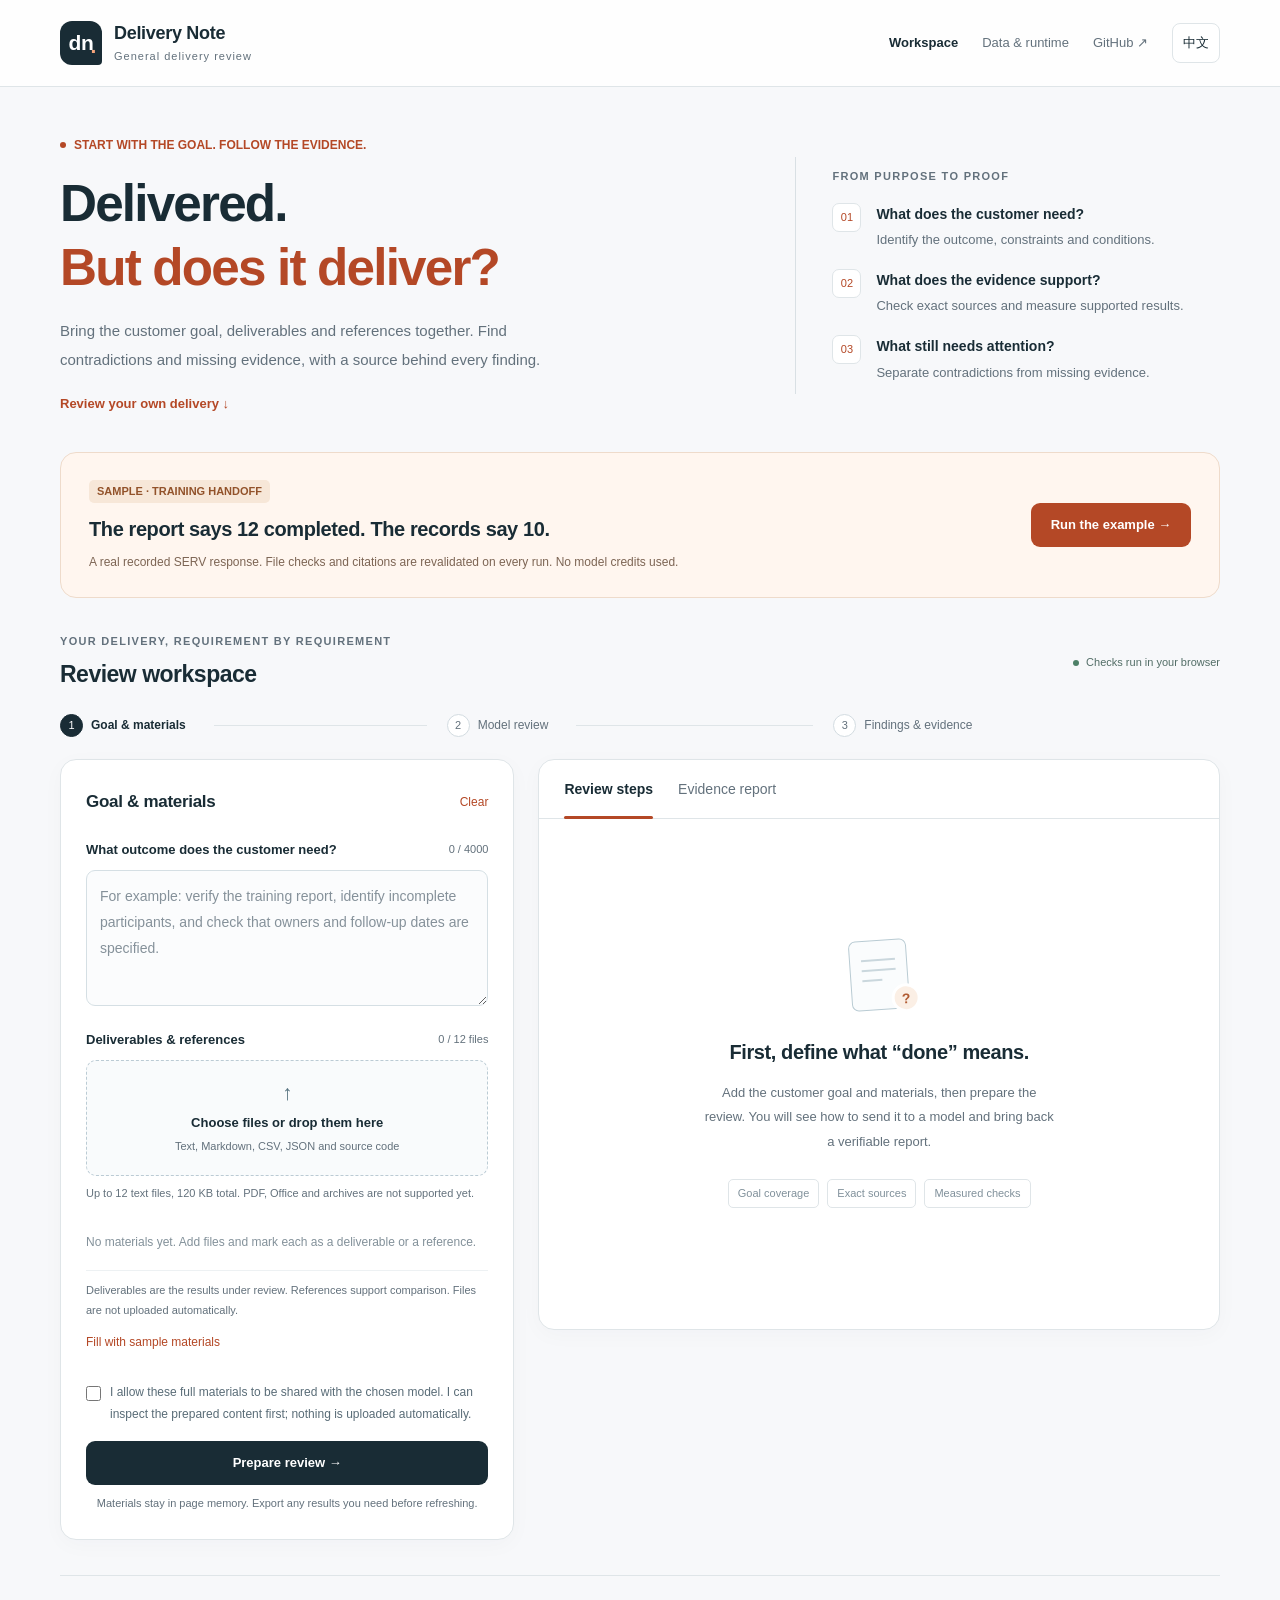
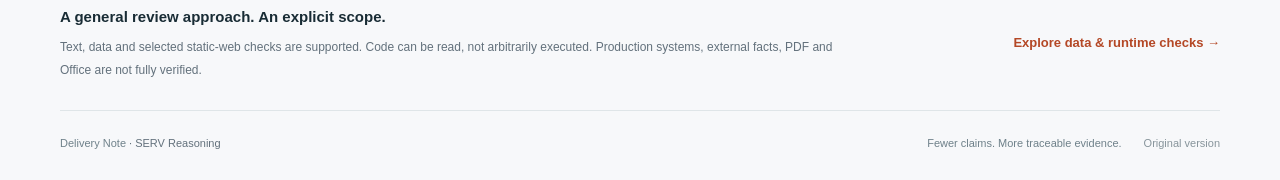
<file: docs/index.html>
<!doctype html>
<html lang="en">
<head>
  <meta charset="utf-8">
  <meta name="viewport" content="width=device-width, initial-scale=1">
  <meta name="description" content="Review delivered outcomes against the customer goal, with exact evidence, measured checks, contradictions and missing proof.">
  <meta http-equiv="Content-Security-Policy" content="default-src 'self'; script-src 'self'; style-src 'self'; img-src 'self' data:; connect-src 'self'; object-src 'none'; base-uri 'none'; form-action 'none'">
  <title>Delivery Note · General delivery review</title>
  <link rel="stylesheet" href="general-review.css?v=20260922-ui2">
</head>
<body>
<a class="skip-link" href="#workspace" data-i18n="skip">跳到审查工作台</a>
<header class="site-header">
  <div class="header-inner">
    <a class="brand" href="./"><span class="brand-mark" aria-hidden="true">dn<span>.</span></span><span>Delivery Note<small data-i18n="brandSub">通用交付审查</small></span></a>
    <nav aria-label="主导航" data-i18n-aria="navigation">
      <a href="#workspace" class="nav-current" data-i18n="workspaceNav">审查工作台</a>
      <a href="checks.html" data-i18n="checksNav">数据与运行检查</a>
      <a href="https://github.com/shshdfxh-cloud/delivery-note" target="_blank" rel="noreferrer" class="github-link">GitHub ↗</a>
      <button id="language" class="language" type="button" aria-label="切换到中文">中文</button>
    </nav>
  </div>
</header>
<main>
  <section class="hero" aria-labelledby="hero-title">
    <div class="hero-copy">
      <p class="eyebrow"><span class="small-dot"></span><span data-i18n="eyebrow">从客户目的出发，而不是交付方的自述</span></p>
      <h1 id="hero-title"><span data-i18n="hero1">交付了，</span><br><em data-i18n="hero2">真的做到了吗？</em></h1>
      <p class="lede" data-i18n="lede">把客户目的、交付成果和依据放在一起。找出矛盾与证据缺口，让每一项结论都有出处。</p>
      <a class="text-link" href="#workspace" data-i18n="startOwn">审查自己的交付物 ↓</a>
    </div>
    <aside class="purpose-card" aria-label="审查路径" data-i18n-aria="pathLabel">
      <p class="section-kicker" data-i18n="pathTitle">从目的到证据</p>
      <div class="path-item"><span>01</span><div><strong data-i18n="path1">客户到底要什么</strong><p data-i18n="path1Body">拆清目的、条件和不能遗漏的要求。</p></div></div>
      <div class="path-item"><span>02</span><div><strong data-i18n="path2">材料能证明什么</strong><p data-i18n="path2Body">核对原文，独立计算可以测量的结果。</p></div></div>
      <div class="path-item"><span>03</span><div><strong data-i18n="path3">还有哪些没有做到</strong><p data-i18n="path3Body">区分已发现的问题和仍待补齐的证据。</p></div></div>
    </aside>
  </section>

  <section class="demo-band" aria-labelledby="demo-title">
    <div class="demo-copy"><span class="tag" data-i18n="sampleTag">合成案例 · 培训报告</span><h2 id="demo-title" data-i18n="sampleTitle">报告说 12 人完成，记录却只有 10 人。</h2><p data-i18n="sampleBody">使用已录制的真实 SERV 回复；每次重新计算文件并核对引用。不消耗模型额度。</p></div>
    <button id="replay" class="button primary" type="button" data-i18n="runSample">运行示例 →</button>
  </section>
  <p id="recording-state" class="run-note" role="status" hidden></p>

  <section id="workspace" class="workspace" aria-labelledby="workspace-title">
    <div class="workspace-heading"><div><p class="section-kicker" data-i18n="workKicker">你的交付，逐项审查</p><h2 id="workspace-title" data-i18n="workTitle">交付审查工作台</h2></div><span id="mode" class="mode-badge"></span></div>
    <ol class="stepper" aria-label="操作步骤" data-i18n-aria="stepperLabel"><li id="step-1" aria-current="step"><span>1</span><b data-i18n="step1">目的与材料</b></li><li id="step-2"><span>2</span><b data-i18n="step2">模型审查</b></li><li id="step-3"><span>3</span><b data-i18n="step3">结论与证据</b></li></ol>
    <div id="error" class="error-box" role="alert" tabindex="-1" hidden></div>
    <div class="work-grid">
      <section class="card inputs-card" aria-labelledby="inputs-title">
        <div class="card-heading"><h3 id="inputs-title" data-i18n="inputsTitle">客户目的与材料</h3><button id="reset" class="text-button" type="button" data-i18n="clear">清空</button></div>
        <div class="label-row"><label for="objective" data-i18n="objectiveLabel">最终希望实现什么？</label><span id="char-count" class="muted">0 / 4000</span></div>
        <textarea id="objective" rows="4" maxlength="4000" data-i18n-placeholder="objectivePlaceholder" placeholder="例如：核对培训报告是否有依据；未完成者须有负责人和限期内的补训安排。"></textarea>
        <div class="label-row file-label"><span class="field-label" data-i18n="filesLabel">交付成果和原始依据</span><span id="file-count" class="muted"></span></div>
        <div id="dropzone" class="dropzone"><span class="upload-icon" aria-hidden="true">↑</span><strong data-i18n="uploadTitle">点击选择，或拖入文件</strong><span data-i18n="uploadHint">文本、Markdown、CSV、JSON 和代码文件</span><input id="files-input" type="file" multiple accept=".txt,.md,.csv,.json,.html,.htm,.js,.mjs,.py,.ts,.css,.xml,.yaml,.yml,.log" aria-label="选择材料文件" data-i18n-aria="uploadTitle"></div>
        <p class="helper" data-i18n="fileLimits">最多 12 个文本文件，共 120 KB。PDF、Office 和压缩包暂不支持。</p>
        <div id="files" class="file-list"></div>
        <p id="files-empty" class="empty-files" data-i18n="filesEmpty">还没有材料。选择文件后，可标记“交付成果”或“原始依据”。</p>
        <p class="helper role-help" data-i18n="roleHelp">交付成果是待审查的结果；原始依据用于核对。文件不会自动上传。</p>
        <button id="sample" class="text-button sample-load" type="button" data-i18n="loadSample">使用示例材料填写</button>
        <label class="consent-row"><input id="consent" type="checkbox"><span data-i18n="consent">我确认这些完整材料可以交给所选模型。整理后会先显示发送预览，不会自动上传。</span></label>
        <button id="build" class="button primary full" type="button" data-i18n="build">准备审查 →</button>
        <p class="helper centered" data-i18n="privacyNote">材料只保存在当前页面内存中；刷新前请导出所需结果。</p>
      </section>

      <div class="review-column">
        <section class="card output-card" aria-label="审查与报告" data-i18n-aria="outputLabel">
          <div class="view-switch" role="tablist" aria-label="查看内容" data-i18n-aria="tabsLabel"><button id="tab-review" type="button" role="tab" aria-controls="review-view" aria-selected="true" data-i18n="reviewTab">审查操作</button><button id="tab-report" type="button" role="tab" aria-controls="report-view" aria-selected="false" tabindex="-1"><span data-i18n="reportTab">证据报告</span><span id="report-dot" class="report-dot" hidden></span></button></div>
          <div id="review-view" role="tabpanel" aria-labelledby="tab-review">
            <div id="review-empty" class="empty-state"><div class="empty-document" aria-hidden="true"><i></i><i></i><i></i><span>?</span></div><h3 data-i18n="readyTitle">先把“完成”定义清楚。</h3><p data-i18n="readyBody">填写客户目的并选择材料，再点击“准备审查”。这里会告诉你如何交给模型，以及怎样取回可核对的报告。</p><div class="empty-tags"><span data-i18n="empty1">目的拆解</span><span data-i18n="empty2">原文依据</span><span data-i18n="empty3">实际检查</span></div></div>
            <div id="handoff" class="handoff" hidden>
              <div class="card-heading"><h3 data-i18n="handoffTitle">把这批材料交给模型</h3><span class="tag subtle" data-i18n="previewTag">发送前可预览</span></div>
              <div id="live-section" class="live-section" hidden><p id="live-description" class="helper"></p><label id="runtime-option" class="consent-row"><input id="general-runtime" type="checkbox"><span data-i18n="runtimeConsent">允许独立离线浏览器执行模型提出的静态网页检查，不使用个人登录态。</span></label><button id="live" class="button primary full" type="button"></button><p class="helper" data-i18n="orManual">也可以使用下方手动转交。</p></div>
              <p id="handoff-description" class="helper" data-i18n="manualDescription">公开页不会自动调用模型。按以下步骤转交材料，回复导回后会重新核对原文并执行支持的检查。</p>
              <ol class="handoff-steps"><li><b>1</b><span data-i18n="copyStep">复制审查包</span></li><li><b>2</b><span data-i18n="sendStep">在 SERV 网页提交</span></li><li><b>3</b><span data-i18n="returnStep">把完整回复贴回来</span></li></ol>
              <details id="preview-details" class="disclosure"><summary data-i18n="previewLabel">查看将发送的完整内容</summary><label for="prompt" class="helper" data-i18n="previewHelp">包含客户目的、材料全文、文件指纹及检查格式。此处显示实际发送文本。</label><textarea id="prompt" rows="9" readonly spellcheck="false"></textarea><button id="save-packet" class="text-button" type="button" data-i18n="savePacket">保存审查包</button></details>
              <div class="button-row"><button id="copy" class="button secondary" type="button" data-i18n="copy">复制审查包</button><a class="button secondary" href="https://console.openserv.ai/playground" target="_blank" rel="noreferrer" data-i18n="openServ">打开 SERV ↗</a></div>
              <label for="response" class="response-label" data-i18n="responseLabel">粘贴模型的完整 JSON 回复</label><textarea id="response" rows="6" spellcheck="false" data-i18n-placeholder="responsePlaceholder" placeholder="在模型网页复制完整回复并粘贴到这里。不要只复制摘要。"></textarea>
              <button id="import" class="button primary full" type="button" data-i18n="import">核对并生成报告 →</button>
            </div>
            <p id="packet-state" class="status-note" role="status" hidden></p>
          </div>
          <div id="report-view" role="tabpanel" aria-labelledby="tab-report" hidden>
            <div id="report-empty" class="empty-state"><div class="empty-document" aria-hidden="true"><i></i><i></i><i></i></div><h3 data-i18n="reportEmptyTitle">报告会在这里出现。</h3><p data-i18n="reportEmptyBody">先运行上方示例，或完成自己的审查。每项发现都会附上对应目的、依据和下一步。</p></div>
            <section id="report" class="report-content" hidden aria-label="审查报告" data-i18n-aria="reportTab">
              <div class="report-topline"><span class="section-kicker" data-i18n="reportKicker">审查结果</span><span id="provenance-label" class="tag subtle"></span></div>
              <div id="decision" class="decision"></div><div id="stats" class="report-stats"></div><p id="summary" class="report-summary"></p>
              <p id="translation-note" class="helper" hidden></p>
              <div class="report-actions"><button id="download-md" class="button secondary" type="button" data-i18n="downloadMd">下载报告</button><button id="download-json" class="button quiet" type="button" data-i18n="downloadJson">导出证据 JSON</button></div>
              <div id="results" class="findings"></div>
              <div class="scope-box"><strong data-i18n="scopeTitle">结论到哪里为止</strong><p data-i18n="scopeBody">引文一致不代表来源真实；局部检查通过不代表全部目的已实现。未实际执行的内容，不会被算成已经运行。</p></div>
              <details class="disclosure technical"><summary data-i18n="technicalLabel">完整核验记录与能力限制</summary><p class="helper" data-i18n="technicalHelp">以下为未改写的机器记录，保留原始字段、语言和模型说明。</p><pre id="verification"></pre></details>
            </section>
          </div>
        </section>
        <details id="measured-wrap" class="card measured-card" hidden><summary><span data-i18n="measuredTitle">独立文件检查</span><span id="measured-count" class="muted"></span></summary><p class="helper" data-i18n="measuredHelp">从实际材料解析出的记录数、结构与状态分布，不是模型自报的结果。</p><div id="measured"></div></details>
      </div>
    </div>
  </section>
  <section class="scope-footer"><div><h2 data-i18n="boundaryTitle">通用的审查思路，明确的验证范围。</h2><p data-i18n="boundaryBody">当前支持文本内容、数据及部分静态网页检查。代码可阅读，但不执行任意程序；生产系统、外部事实和 PDF / Office 尚未纳入完整验证。</p></div><a class="text-link" href="checks.html" data-i18n="boundaryLink">查看数据与运行检查 →</a></section>
</main>
<footer><span>Delivery Note <span class="muted">· SERV Reasoning</span></span><div><span data-i18n="footer">少一点“已经完成”，多一点可追溯的证据。</span><a href="legacy/" data-i18n="archive">历史版本</a></div></footer>
<noscript>此审查工具需要 JavaScript。请启用后刷新；材料不会自动上传。 / JavaScript is required to run the checks.</noscript>
<script type="module" src="general-review.mjs?v=20260922-ui2"></script>
</body>
</html>
</file>
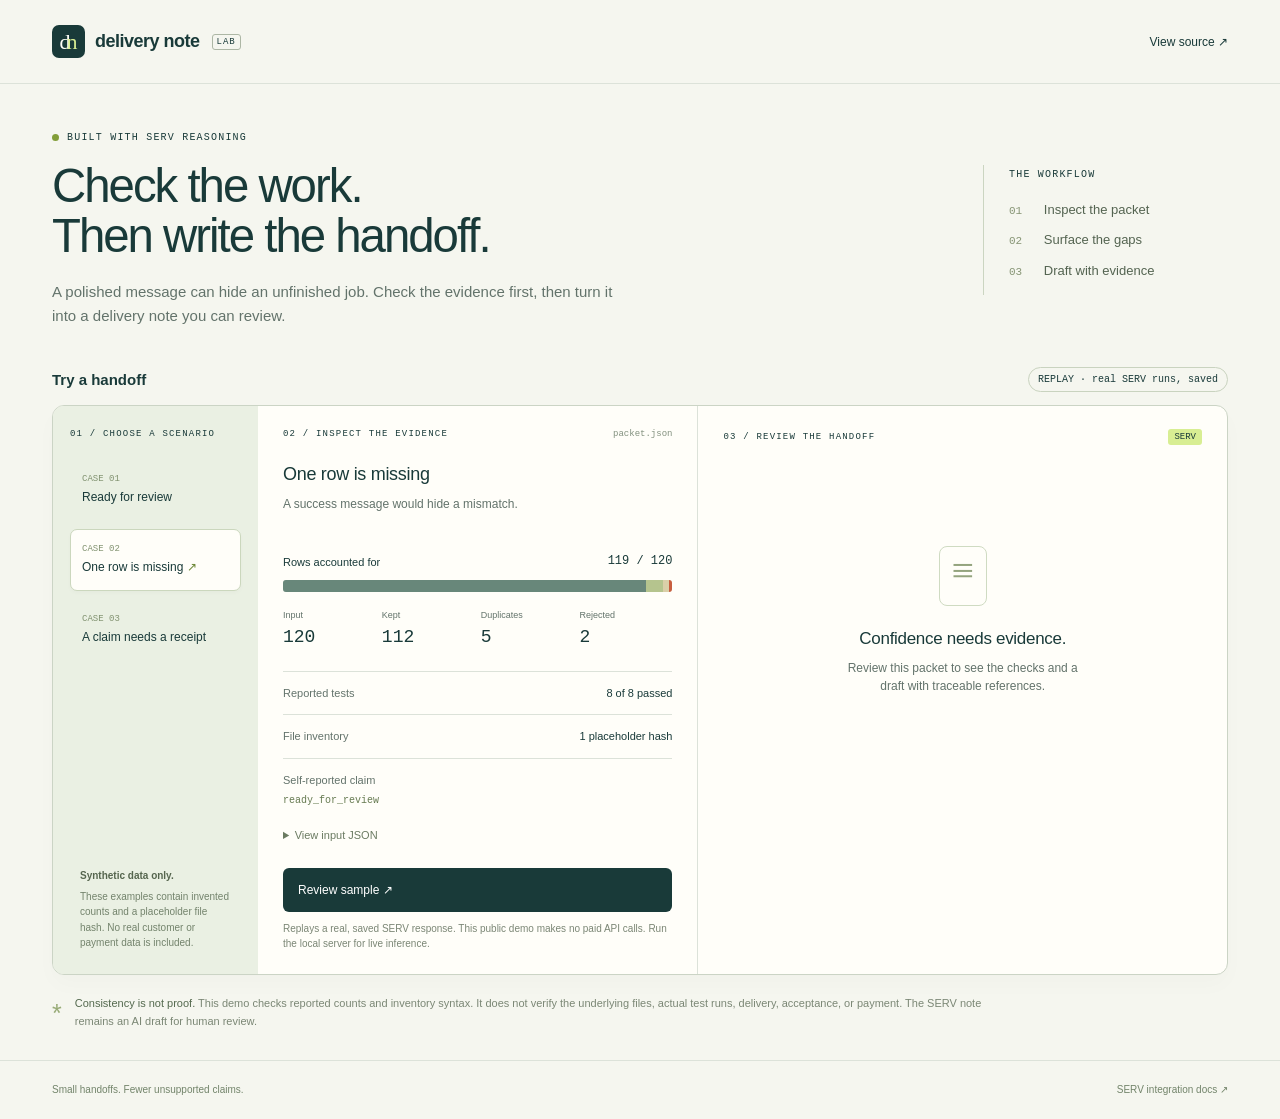
<file: docs/legacy/index.html>
<!doctype html>
<html lang="en">
<head>
  <meta charset="utf-8"><meta name="viewport" content="width=device-width, initial-scale=1">
  <meta name="description" content="Catch inconsistent delivery claims before they reach a client. A working SERV Reasoning demo with traceable evidence.">
  <title>Delivery Note — evidence before confidence</title>
  <link rel="stylesheet" href="styles.css">
</head>
<body>
  <header class="topbar"><a class="brand" href="./" aria-label="Delivery Note home"><span class="mark">d<span>n</span></span> delivery note<span class="beta">LAB</span></a><a href="https://github.com/shshdfxh-cloud/delivery-note" target="_blank" rel="noreferrer">View source <span aria-hidden="true">↗</span></a></header>
  <main>
    <section class="intro"><div><div class="eyebrow"><span class="dot"></span> BUILT WITH SERV REASONING</div><h1>Check the work.<br>Then write the handoff.</h1><p class="lede">A polished message can hide an unfinished job. Check the evidence first, then turn it into a delivery note you can review.</p></div><aside class="intro-note"><span class="step-label">THE WORKFLOW</span><div><b>01</b> Inspect the packet</div><div><b>02</b> Surface the gaps</div><div><b>03</b> Draft with evidence</div></aside></section>
    <div class="workspace-title"><h2>Try a handoff</h2><span id="mode" class="mode">Loading demo…</span></div>
    <section class="workspace">
      <aside class="samples"><p class="step-label">01 / CHOOSE A SCENARIO</p><div id="cases"></div><div class="sample-note"><b>Synthetic data only.</b><p>These examples contain invented counts and a placeholder file hash. No real customer or payment data is included.</p></div></aside>
      <section class="packet"><div class="panel-heading"><p class="step-label">02 / INSPECT THE EVIDENCE</p><span class="file-label">packet.json</span></div><h3 id="case-title">Evidence packet</h3><p id="case-caption" class="muted"></p><div class="rows-title"><span>Rows accounted for</span><strong id="balance"></strong></div><div class="bar" aria-hidden="true"><span id="kept-bar"></span><span id="duplicates-bar"></span><span id="rejected-bar"></span><span id="gap-bar"></span></div><dl class="metrics"><div><dt>Input</dt><dd id="input-count"></dd></div><div><dt>Kept</dt><dd id="kept-count"></dd></div><div><dt>Duplicates</dt><dd id="duplicate-count"></dd></div><div><dt>Rejected</dt><dd id="rejected-count"></dd></div></dl><div class="evidence-row"><span>Reported tests</span><strong id="tests"></strong></div><div class="evidence-row"><span>File inventory</span><strong>1 placeholder hash</strong></div><div class="evidence-row claim-row"><span>Self-reported claim</span><code id="claim"></code></div><details><summary>View input JSON</summary><pre id="packet-json"></pre></details><button id="review" class="primary" disabled>Review sample <span aria-hidden="true">↗</span></button><p id="run-explanation" class="run-explanation"></p></section>
      <section class="result" aria-live="polite"><div class="panel-heading"><p class="step-label">03 / REVIEW THE HANDOFF</p><span class="ai-tag">SERV</span></div><div id="empty-result" class="empty-result"><div class="sheet-icon" aria-hidden="true">≡</div><h3>Confidence needs evidence.</h3><p>Review this packet to see the checks and a draft with traceable references.</p></div><div id="result-content" hidden><div id="verdict" class="verdict"></div><p id="provenance" class="provenance"></p><div id="findings"></div><div class="note-heading"><h3>Draft delivery note</h3><span>REVIEW BEFORE SENDING</span></div><div id="note" class="note"></div><details id="evidence-details"><summary>Inspect referenced evidence</summary><div id="facts"></div></details><button id="download" class="secondary">Download evidence + draft ↓</button></div><p id="error" role="alert" hidden></p></section>
    </section>
    <section class="bottom-note"><span class="asterisk">*</span><p><b>Consistency is not proof.</b> This demo checks reported counts and inventory syntax. It does not verify the underlying files, actual test runs, delivery, acceptance, or payment. The SERV note remains an AI draft for human review.</p></section>
  </main>
  <footer><span>Small handoffs. Fewer unsupported claims.</span><a href="https://docs.openserv.ai/serv-reasoning/sdk-integration" target="_blank" rel="noreferrer">SERV integration docs ↗</a></footer>
  <script src="app.js"></script>
</body>
</html>
</file>
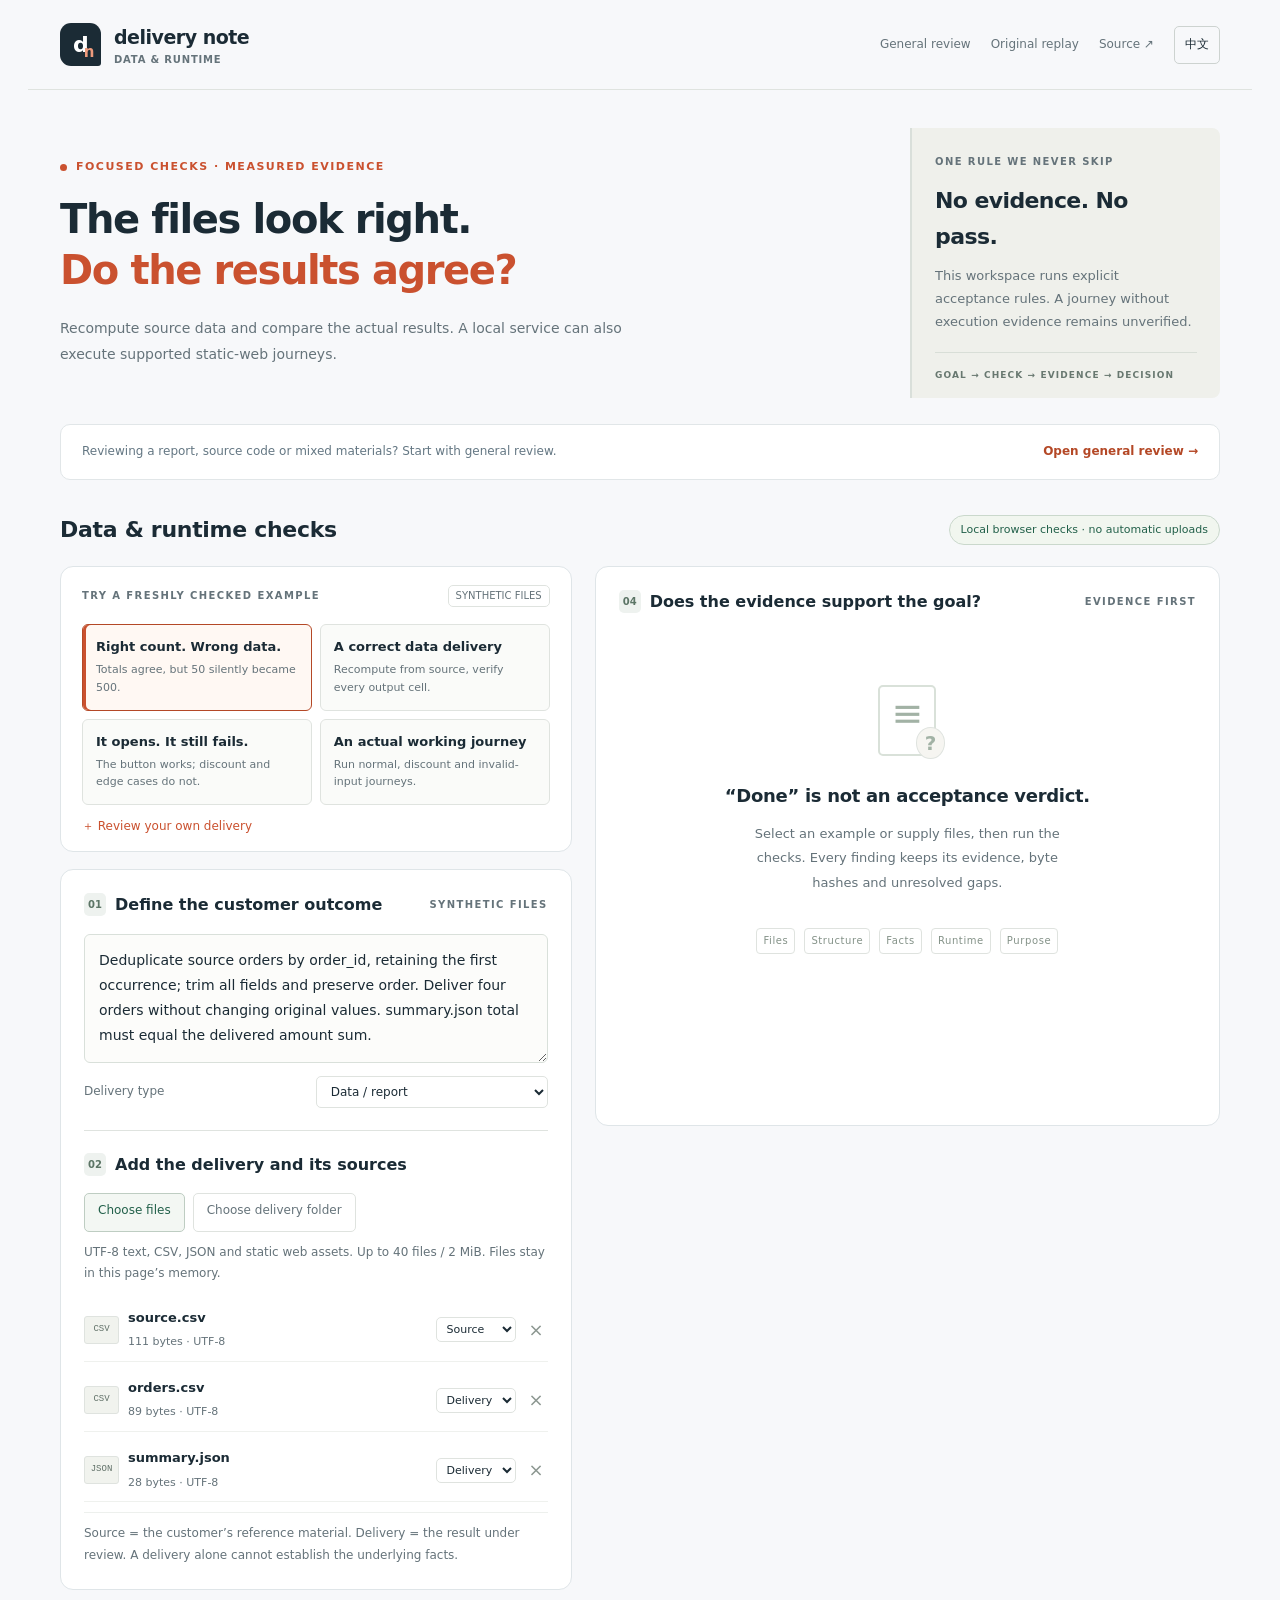
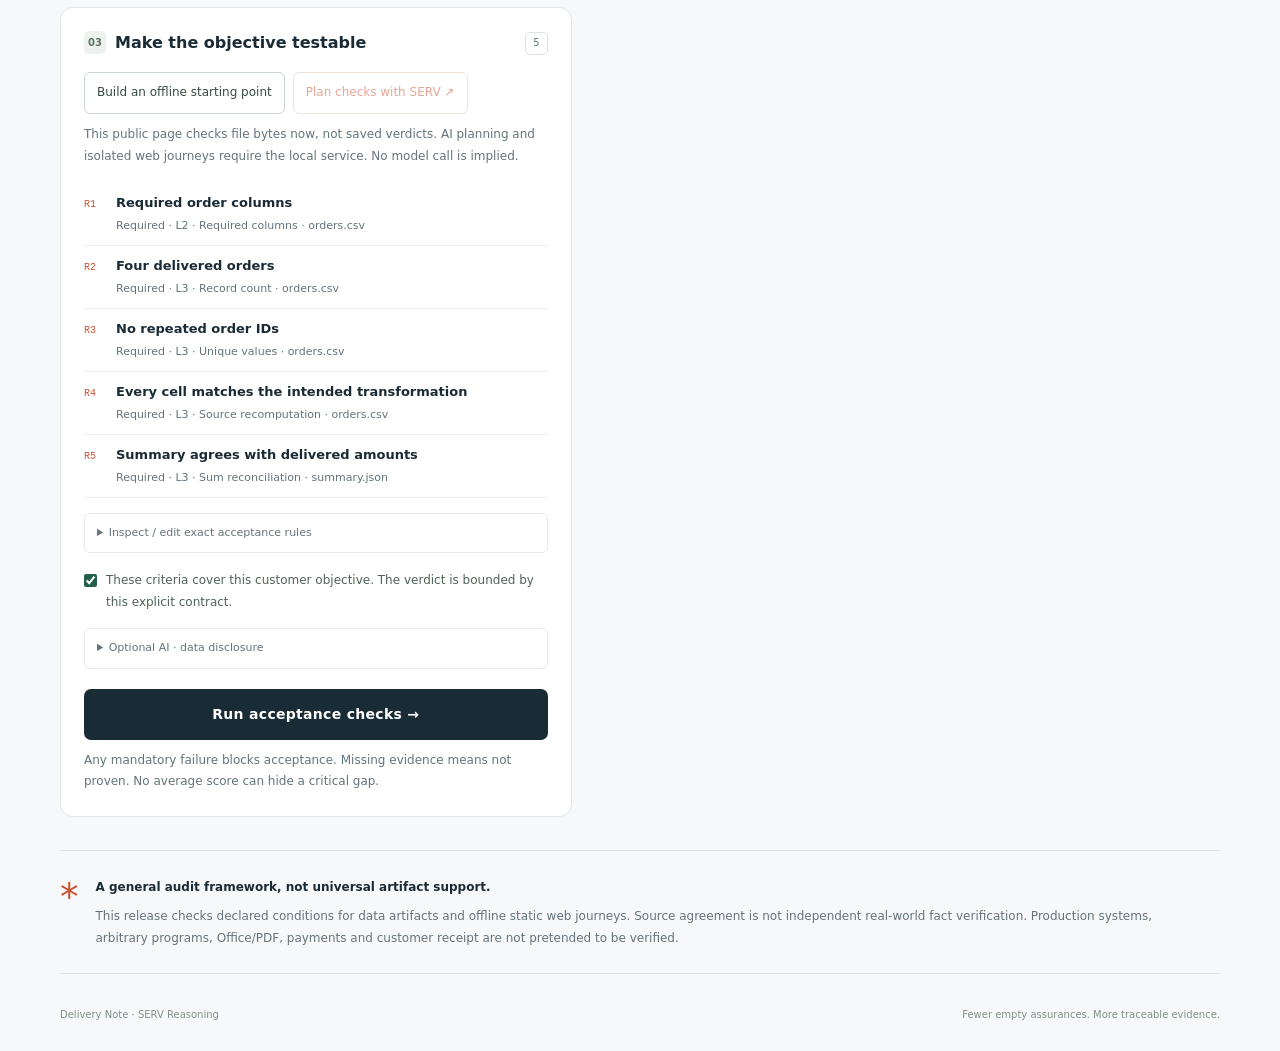
<file: docs/checks.html>
<!doctype html>
<html lang="en">
<head>
  <meta charset="utf-8"><meta name="viewport" content="width=device-width,initial-scale=1">
  <meta name="description" content="Goal-driven delivery acceptance: check real files, recompute facts, run isolated browser journeys, trace every verdict to evidence.">
  <meta http-equiv="Content-Security-Policy" content="default-src 'self'; script-src 'self'; style-src 'self'; img-src 'self' data:; connect-src 'self'; object-src 'none'; base-uri 'none'; form-action 'none'">
  <title>Delivery Note · Verify the outcome</title><link rel="stylesheet" href="styles.css?v=20260922-ui2">
</head>
<body class="checks-page">
<header class="topbar"><a class="brand" href="./"><span class="logo" aria-hidden="true">d<span>n</span></span><span>delivery note <small data-i18n="checksBrand">数据与运行检查</small></span></a><nav><a href="./" data-i18n="generalNav">通用交付审查</a><a href="legacy/" data-i18n="legacy">原版回放</a><a href="https://github.com/shshdfxh-cloud/delivery-note" target="_blank" rel="noreferrer" data-i18n="source">源代码 ↗</a><button id="language" class="lang" aria-label="Switch language">中文</button></nav></header>
<main>
<section class="hero"><div><div class="eyebrow"><span class="dot"></span><span data-i18n="eyebrow">通用交付审查 · 从客户目的出发</span></div><h1 data-i18n-html="hero">不只检查“交了什么”。<br><span>验证“有没有做到”。</span></h1><p class="lede" data-i18n="lede">审查对象是交付成果，不限于网页。先拆解客户目的，再核对文件、事实与实际效果；当前已接入文本、数据文件和静态网页检查。</p></div><aside class="principle"><span class="micro" data-i18n="principleLabel">一条不可跳过的规则</span><strong data-i18n="principle">没有证据，不算通过。</strong><p data-i18n="principleBody">AI提出检查计划并解释结果；实际文件和运行证据决定结论。</p><div class="principle-foot" data-i18n="pathFooter">目的 → 检查 → 证据 → 结论</div></aside></section>
<section class="checks-intro"><p data-i18n="generalHint">审查报告、代码说明或综合材料？先从通用审查开始。</p><a href="./" data-i18n="generalLink">进入通用审查 →</a></section><div class="section-bar"><h2 data-i18n="workspace">交付验收工作台</h2><span id="mode" class="mode" role="status">本机检查 · 无上传</span></div>
<section class="workspace" aria-label="Delivery review workspace">
<div class="left-column">
<section class="panel samples-panel"><div class="panel-head"><span class="micro" data-i18n="trySample">先看一个真实检查的例子</span><span class="pill" data-i18n="synthetic">合成文件</span></div><div id="cases" class="case-grid"></div><button id="custom" class="text-button" data-i18n="custom">＋ 检查自己的交付物</button></section>
<section class="panel inputs-panel"><div class="panel-head"><h3><span class="step">01</span><span data-i18n="goalTitle">先说明客户要什么</span></h3><span class="micro" id="case-state"></span></div><label for="objective" class="sr-only" data-i18n="goalTitle">客户目的</label><textarea id="objective" rows="4" maxlength="4000" placeholder="例如：原始订单去重后，不能丢单或改动金额；最终汇总必须准确。"></textarea><div class="profile-row"><label for="profile" data-i18n="deliveryType">交付类型</label><select id="profile"><option value="data" data-i18n="dataType">数据 / 报告</option><option value="web" data-i18n="webType">静态网页 / 交互流程</option><option value="general" data-i18n="generalType">通用交付 / 自定义审查</option></select></div><div class="divider"></div><h3><span class="step">02</span><span data-i18n="filesTitle">放入真实交付物和依据</span></h3><div class="file-actions"><label class="upload-button" for="file-picker" data-i18n="chooseFiles">选择文件</label><input id="file-picker" type="file" multiple accept=".csv,.json,.txt,.md,.html,.htm,.js,.mjs,.css"><label class="upload-button subdued" for="folder-picker" data-i18n="chooseFolder">选择交付文件夹</label><input id="folder-picker" type="file" multiple webkitdirectory></div><p class="hint" data-i18n="fileHint">支持UTF-8文本、CSV、JSON及静态网页；最多40个文件、共2 MiB。文件只保存在本次页面内存中。</p><div id="files" class="files"></div><p class="hint role-hint" data-i18n="roleHint">“依据”是客户提供的原始材料；“交付”是待审查的结果。仅有交付物，不能证明原始事实正确。</p></section>
<section class="panel contract-panel"><div class="panel-head"><h3><span class="step">03</span><span data-i18n="contractTitle">把目的变成可验收条件</span></h3><span id="contract-count" class="pill"></span></div><div class="contract-actions"><button id="starter" class="secondary" data-i18n="starter">生成本地检查起点</button><button id="plan" class="secondary ai-button" data-i18n="plan">用SERV拆解目标 ↗</button></div><p id="planner-info" class="hint"></p><div id="requirements" class="requirements"></div><details class="editor"><summary data-i18n="editContract">查看 / 编辑精确验收规则</summary><textarea id="contract-json" rows="12" spellcheck="false" aria-label="Acceptance contract JSON"></textarea><p class="hint" data-i18n="contractHint">编辑后点击“应用规则”。没有可执行检查的条件会保留为“未验证”，不会被AI自动判为通过。</p><button id="apply-contract" class="secondary" data-i18n="applyContract">应用规则</button></details><label class="checkline"><input id="scope" type="checkbox"><span data-i18n="scope">这份验收条件覆盖本次客户目的；结论只在这个明确范围内成立。</span></label><label id="runtime-row" class="checkline"><input id="runtime" type="checkbox"><span data-i18n="runtime">允许用独立、离线浏览器运行这些网页步骤（不使用我的登录态）。</span></label><details class="ai-settings"><summary data-i18n="aiSettings">可选AI规划与解读 · 数据发送说明</summary><p class="hint" data-i18n="aiDisclosure">AI规划会向SERV发送目的、文件名、文件角色、CSV列名和HTML控件标识；AI解读会发送当前报告中的派生事实。供应商组织设置可能允许数据收集。不要发送隐私或保密材料。离线审查不需要同意。</p><label class="checkline"><input id="consent" type="checkbox"><span data-i18n="consent">我明确同意本次点击AI按钮时发送上述材料。</span></label></details><button id="review" class="primary" data-i18n="review">开始验收 →</button><p class="hint" data-i18n="verdictRule">任何必需项失败 → 需要修改；缺少证据 → 不能证实；不会用平均分掩盖关键问题。</p><p id="error" class="error" role="alert" hidden></p></section>
</div>
<section class="panel report-panel" aria-live="polite"><div class="panel-head"><h3><span class="step">04</span><span data-i18n="reportTitle">看目的是否有证据支持</span></h3><span class="micro" data-i18n="evidenceFirst">证据优先</span></div><div id="empty" class="empty"><div class="document-symbol" aria-hidden="true">≡<span>?</span></div><h3 data-i18n="emptyTitle">“完成了”不是验收结论。</h3><p data-i18n="emptyBody">从左侧选择示例或放入文件，再开始验收。每项结论都会保留对应依据、文件哈希与未解决的缺口。</p><div class="empty-layers"><span data-i18n="files">01 FILES</span><span data-i18n="structure">02 STRUCTURE</span><span data-i18n="facts">03 FACTS</span><span data-i18n="execution">04 RUNTIME</span><span data-i18n="purpose">05 PURPOSE</span></div></div><div id="report" hidden><div id="decision" class="decision"></div><div id="stats" class="stats"></div><div id="layers" class="layers"></div><p id="runtime-warning" class="warning" hidden></p><h4 class="subheading" data-i18n="resultsTitle">逐项结论 · 证据链</h4><div id="results"></div><details class="inventory-details"><summary data-i18n="inventory">文件字节指纹与报告快照</summary><div id="inventory"></div><pre id="snapshot"></pre></details><div class="download-row"><button id="download-json" class="secondary" data-i18n="downloadJson">下载证据JSON ↓</button><button id="download-md" class="secondary" data-i18n="downloadMd">下载报告 ↓</button></div><button id="explain" class="secondary ai-button" data-i18n="explain">用SERV解读这份报告 ↗</button><div id="ai-note-wrap" hidden><p class="warning" data-i18n="aiAdvisory">AI解读仅是说明草稿，不能改变上面的证据结论。</p><pre id="ai-note"></pre><p id="ai-provenance" class="hint"></p></div></div></section>
</section>
<section class="scope-note"><span class="asterisk">*</span><div><strong data-i18n="limitsTitle">通用审查框架，不等于已支持所有交付类型。</strong><p data-i18n="limitsBody">当前可验证数据文件和离线静态网页的已声明条件。事实核查是与提供的依据对照，不是自动证明现实世界真伪；生产系统、任意程序、Office/PDF、付款与客户接收均不会被假装验证。</p></div></section>
</main><footer><span>Delivery Note · SERV Reasoning</span><span data-i18n="footer">更少空泛保证，更多可追溯证据。</span></footer><script type="module" src="app.mjs?v=20260922-ui2"></script>
</body></html>
</file>
<file: docs/general-review.css>
/* Delivery Note — product UI. Self-contained; does not override archived pages. */
:root{color-scheme:light;--paper:#f7f8fa;--white:#fff;--ink:#192c35;--muted:#63717c;--line:#dfe5e8;--accent:#b44826;--accent-soft:#fff4ed;--green:#22614f;--amber:#886217;--red:#a52f31;--radius:16px;--shadow:0 5px 22px #1b304007}
*{box-sizing:border-box}html{scroll-behavior:smooth;scroll-padding-top:24px}body{margin:0;background:var(--paper);color:var(--ink);font:15px/1.7 -apple-system,BlinkMacSystemFont,"Segoe UI","Microsoft YaHei","Noto Sans CJK SC",sans-serif}button,input,textarea,select{font:inherit}button,a,input,select,textarea{-webkit-tap-highlight-color:transparent}button{cursor:pointer}button:disabled{cursor:not-allowed;opacity:.48}a{color:inherit;text-decoration:none}a:hover{text-decoration:underline}h1,h2,h3,p{margin:0}button:focus-visible,a:focus-visible,summary:focus-visible,textarea:focus-visible,select:focus-visible,input:focus-visible{outline:3px solid #c67443;outline-offset:3px}[hidden]{display:none!important}.muted,.helper{color:var(--muted)}.helper{font-size:13px;line-height:1.8}.centered{text-align:center}.skip-link{position:fixed;top:-80px;left:16px;padding:12px 20px;background:var(--ink);color:white;z-index:20}.skip-link:focus{top:12px}.site-header{background:#ffffffd9;border-bottom:1px solid var(--line)}.header-inner,main,footer{max-width:1224px;margin:auto;padding-left:32px;padding-right:32px}.header-inner{min-height:86px;display:flex;align-items:center;justify-content:space-between;gap:24px}.brand{display:flex;align-items:center;gap:12px;font-size:18px;font-weight:700;line-height:1.4;flex-shrink:0;letter-spacing:-.3px}.brand:hover{text-decoration:none}.brand-mark{display:grid;place-content:center;background:var(--ink);color:white;width:42px;height:44px;border-radius:12px 12px 4px 12px;font-size:21px;position:relative}.brand-mark span{color:#f6a57b;position:absolute;right:6px;bottom:5px}.brand small{font-weight:400;display:block;font-size:11px;color:var(--muted);letter-spacing:1px;margin-top:3px}.header-inner nav{display:flex;align-items:center;gap:24px;font-size:13px;color:var(--muted)}.nav-current{color:var(--ink);font-weight:600}.language{border:1px solid var(--line);border-radius:8px;background:white;color:var(--ink);font-size:13px;min-width:48px;min-height:40px}.hero{display:grid;grid-template-columns:minmax(0,1.25fr) minmax(300px,.8fr);gap:72px;align-items:center;padding:48px 0 36px}.eyebrow{display:flex;align-items:center;gap:8px;color:var(--accent);font-size:12px;font-weight:600;margin-bottom:17px}.small-dot{width:6px;height:6px;background:var(--accent);border-radius:50%;flex-shrink:0}h1{font-size:clamp(38px,4vw,55px);line-height:1.25;letter-spacing:-1.8px;font-weight:750}h1 em{font-style:normal;color:var(--accent)}.lede{margin:17px 0 16px;max-width:550px;line-height:1.9;font-size:15px;color:var(--muted)}.text-link{color:var(--accent);font-size:13px;font-weight:600}.purpose-card{border-left:1px solid #d9e0e4;padding:10px 0 10px 36px}.section-kicker{font-size:11px;font-weight:650;letter-spacing:1.3px;color:var(--muted);text-transform:uppercase}.path-item{display:flex;align-items:flex-start;gap:15px;margin-top:17px}.path-item>span{border:1px solid var(--line);border-radius:7px;width:29px;height:29px;display:grid;place-content:center;flex-shrink:0;font-size:11px;color:var(--accent);background:#fff}.path-item strong{font-size:14px;font-weight:650;display:block}.path-item p{font-size:12px;line-height:1.8;color:var(--muted);margin-top:2px}.demo-band{display:flex;justify-content:space-between;align-items:center;gap:25px;background:#fff6ef;border:1px solid #eedbcb;border-radius:var(--radius);padding:24px 28px;margin-bottom:34px}.tag{display:inline-block;color:#92522a;background:#f7e7d8;font-size:11px;font-weight:600;padding:3px 8px;border-radius:5px;line-height:1.6}.tag.subtle{background:#f0f3f5;color:var(--muted);font-weight:500}.demo-copy h2{font-size:20px;letter-spacing:-.4px;margin-top:9px}.demo-copy p{font-size:12px;color:#7d6554;margin-top:6px;max-width:760px}.button{border:1px solid transparent;border-radius:9px;display:inline-flex;justify-content:center;align-items:center;gap:8px;min-height:44px;padding:11px 17px;font-size:13px;font-weight:600;line-height:1.5;transition:background .15s,border-color .15s}.button:hover{text-decoration:none}.primary{color:white;background:var(--ink)}.primary:hover:not(:disabled){background:#2f4852}.demo-band .primary{background:var(--accent);flex-shrink:0;min-width:160px}.demo-band .primary:hover:not(:disabled){background:#97391b}.secondary{border-color:#d4dce1;background:white;color:var(--ink)}.secondary:hover:not(:disabled){background:#f3f6f7}.quiet{color:var(--muted);background:transparent}.quiet:hover:not(:disabled){background:#edf1f4}.full{width:100%}.text-button{border:0;background:transparent;color:var(--accent);padding:6px 0;min-height:36px;font-size:12px}.text-button:hover{text-decoration:underline}.run-note{margin:-17px 0 27px;color:var(--muted);font-size:12px}.workspace-heading{display:flex;align-items:center;justify-content:space-between;gap:15px;margin-bottom:20px}.workspace-heading h2{font-size:23px;letter-spacing:-.5px;margin-top:4px}.mode-badge{font-size:11px;color:#526d66;display:flex;align-items:center;gap:7px;flex-shrink:0}.mode-badge:before{content:'';width:6px;height:6px;background:#4d8067;border-radius:50%}.stepper{list-style:none;display:flex;gap:0;padding:0 0 22px;margin:0;font-size:12px;color:var(--muted)}.stepper li{display:flex;align-items:center;gap:8px;flex:1;position:relative}.stepper li:not(:last-child):after{content:'';height:1px;background:var(--line);flex:1;margin:0 20px}.stepper span{width:23px;height:23px;border:1px solid #d3dce1;border-radius:50%;display:grid;place-content:center;font-size:11px;background:#fff;flex-shrink:0}.stepper b{font-weight:400;white-space:nowrap}.stepper [aria-current]{color:var(--ink)}.stepper [aria-current] b{font-weight:600}.stepper [aria-current] span{background:var(--ink);border-color:var(--ink);color:white}.work-grid{display:grid;grid-template-columns:minmax(0,.8fr) minmax(0,1.2fr);gap:24px;align-items:start}.work-grid>*{min-width:0}.card{background:var(--white);border:1px solid var(--line);border-radius:var(--radius);box-shadow:var(--shadow);overflow:hidden}.inputs-card{padding:25px}.card-heading{display:flex;align-items:center;justify-content:space-between;gap:10px;margin-bottom:18px}.card-heading h3{font-size:17px;letter-spacing:-.3px}.label-row{display:flex;justify-content:space-between;align-items:center;gap:10px;margin:0 0 9px;font-size:13px;font-weight:600}.label-row .muted{font-size:11px;font-weight:400}.file-label{margin-top:23px}textarea{display:block;width:100%;min-width:0;background:#fbfcfd;border:1px solid #d5dfe4;border-radius:9px;resize:vertical;padding:13px;font-size:14px;color:var(--ink);line-height:1.85}textarea::placeholder{color:#85919a}#objective{min-height:136px}.dropzone{position:relative;border:1px dashed #bbcbd4;background:#f9fbfc;border-radius:10px;padding:19px 12px;display:flex;align-items:center;flex-direction:column;gap:3px;text-align:center}.dropzone strong{font-size:13px}.dropzone>span:last-of-type{font-size:11px;color:var(--muted)}.upload-icon{font-size:21px;color:#577380;line-height:1.2;margin-bottom:4px}.dropzone input{position:absolute;inset:0;width:100%;height:100%;opacity:0;cursor:pointer}.dropzone:focus-within{outline:3px solid #c67443;outline-offset:3px}.dropzone.dragging,.dropzone:hover{border-color:var(--accent);background:#fff8f3}.dropzone+.helper{margin-top:8px;font-size:11px}.empty-files{color:#83919a;font-size:12px;padding:18px 0;border-bottom:1px solid #edf1f3}.file-list{margin-top:10px}.document-row{display:flex;align-items:center;gap:9px;padding:10px 0;border-bottom:1px solid #edf1f3;min-width:0}.file-icon{font:10px/1.5 ui-monospace,Consolas,monospace;background:#eef3f5;color:#576e7c;border-radius:5px;padding:7px 5px;min-width:33px;text-align:center}.file-info{min-width:0;flex:1}.file-name{display:block;overflow-wrap:anywhere;font-size:12px;font-weight:600}.file-size{display:block;color:var(--muted);font-size:10px;margin-top:2px}.document-row select{font-size:11px;background:white;color:#4c606b;border:1px solid var(--line);border-radius:6px;padding:7px 5px;max-width:108px;min-height:34px}.document-row .remove{font-size:20px;background:transparent;border:0;width:30px;height:36px;color:#83919a;flex-shrink:0}.document-row .remove:hover{color:var(--red);background:#fff2ed}.role-help{margin-top:10px;font-size:11px}.sample-load{margin:4px 0 7px}.consent-row{display:flex;align-items:flex-start;gap:9px;font-size:12px;line-height:1.85;color:#596c77;margin:13px 0 16px;cursor:pointer}.consent-row input{accent-color:var(--accent);margin:5px 0 0;flex-shrink:0;width:15px;height:15px}.centered{margin-top:9px;font-size:11px}.view-switch{display:flex;border-bottom:1px solid var(--line);padding:0 25px;gap:25px}.view-switch button{position:relative;display:flex;align-items:center;gap:7px;border:0;background:transparent;padding:18px 0 16px;color:var(--muted);font-size:14px;min-height:58px}.view-switch [aria-selected=true]{color:var(--ink);font-weight:650}.view-switch [aria-selected=true]:after{content:'';height:3px;border-radius:2px;background:var(--accent);position:absolute;bottom:-1px;left:0;right:0}.report-dot{width:6px;height:6px;background:var(--accent);border-radius:50%}.empty-state{min-height:510px;display:flex;flex-direction:column;justify-content:center;text-align:center;align-items:center;padding:40px 36px}.empty-state h3{font-size:20px;font-weight:600;margin-top:25px;letter-spacing:-.4px}.empty-state p{font-size:13px;color:var(--muted);max-width:350px;line-height:1.9;margin-top:12px}.empty-document{position:relative;width:58px;height:70px;border:1.5px solid #b9cbd3;border-radius:7px;padding:18px 11px;background:#fafcfd;transform:rotate(-4deg)}.empty-document i{display:block;height:2px;background:#cad7dd;margin-bottom:8px}.empty-document i:last-of-type{width:60%}.empty-document span{position:absolute;right:-12px;bottom:-5px;background:#fbefe5;color:#b15b32;border:3px solid white;border-radius:50%;width:29px;height:29px;font-size:14px;line-height:25px;font-style:normal;font-weight:700}.empty-tags{display:flex;gap:8px;margin-top:24px;flex-wrap:wrap;justify-content:center}.empty-tags span{border:1px solid var(--line);border-radius:5px;color:#81919b;font-size:11px;padding:4px 9px}.handoff{padding:25px}.handoff-steps{padding:0;list-style:none;display:grid;grid-template-columns:repeat(3,minmax(0,1fr));gap:10px;margin:21px 0;font-size:12px}.handoff-steps li{display:flex;gap:7px;align-items:flex-start;color:var(--muted)}.handoff-steps b{color:var(--accent);font-weight:600}.disclosure{border:1px solid #e0e6e9;background:#fcfdfe;border-radius:9px;padding:12px 14px;min-width:0}.disclosure summary{cursor:pointer;font-size:12px;font-weight:600;color:#566c77;overflow-wrap:anywhere}.disclosure[open] summary{margin-bottom:12px}.disclosure textarea{font:11px/1.7 ui-monospace,Consolas,monospace;margin-top:10px}.button-row{display:flex;gap:10px;margin-top:15px;flex-wrap:wrap}.response-label{display:block;font-size:13px;font-weight:600;margin:24px 0 9px}#response{font:12px/1.8 ui-monospace,Consolas,"Microsoft YaHei",monospace;min-height:130px}.handoff>.full{margin-top:14px}.status-note{padding:14px 25px;border-top:1px solid var(--line);background:#f8fafb;color:#647780;font-size:12px;overflow-wrap:anywhere}.error-box{border:1px solid #efc8c4;background:#fff4f2;color:var(--red);padding:14px 18px;border-radius:10px;margin:0 0 17px;font-size:13px;overflow-wrap:anywhere}.error-box details{margin-top:7px;color:#775a56;font-size:11px}.error-box pre{margin:8px 0 0}.review-column{min-width:0}.live-section{border:1px solid #d7e5de;background:#f5faf7;padding:15px;border-radius:10px;margin:15px 0 20px}.live-section .helper:last-child{margin-top:10px;text-align:center}.report-content{padding:25px}.report-topline{display:flex;justify-content:space-between;align-items:center;gap:10px;margin-bottom:14px}.decision{border:1px solid #efd3c8;border-left:4px solid #b74c2d;background:#fff6f0;padding:17px 18px;border-radius:9px}.decision strong{font-size:22px;font-weight:700;letter-spacing:-.5px;color:#983d29;display:block;line-height:1.5}.decision p{font-size:12px;margin-top:6px;color:#876451;line-height:1.8}.decision.unverified{border-color:#e8deb8;border-left-color:#998028;background:#fffaf0}.decision.unverified strong{color:#826417}.decision.supported{border-color:#c8dcd1;border-left-color:var(--green);background:#f2f8f4}.decision.supported strong{color:var(--green)}.decision.supported p{color:#526f60}.report-stats{display:grid;grid-template-columns:repeat(3,1fr);gap:8px;margin:17px 0}.report-stats>div{border:1px solid #e5eaed;border-radius:9px;padding:11px 10px;text-align:center}.report-stats strong{display:block;font-size:25px;line-height:1.4;font-weight:650}.report-stats span{color:var(--muted);font-size:11px}.report-stats .contradicted strong{color:var(--red)}.report-stats .unverified strong{color:var(--amber)}.report-summary{font-size:13px;line-height:1.95;color:#556b77}.report-actions{display:flex;gap:10px;margin:18px 0 24px;flex-wrap:wrap}.findings{display:grid;gap:16px}.finding{border:1px solid #e1e7ea;border-radius:11px;overflow:hidden}.finding-top{display:flex;align-items:center;justify-content:space-between;gap:10px;padding:13px 17px 0}.finding-id{font:11px/1.5 ui-monospace,Consolas,monospace;color:#7b8c96}.status-pill{font-size:11px;padding:3px 8px;border-radius:5px;color:#64747a;background:#f0f3f5}.status-pill.contradicted,.status-pill.fail{background:#fff0e9;color:#a54a30}.status-pill.unverified{background:#fbf4df;color:#8c6f1e}.status-pill.supported,.status-pill.pass{background:#eaf5ee;color:var(--green)}.finding-body{padding:10px 17px 15px}.finding h4{font-size:15px;font-weight:650;line-height:1.8;margin:0 0 8px;overflow-wrap:anywhere}.goal-reference{font-size:11px;color:#7b8a94;padding-left:10px;border-left:2px solid #d5dfe4;line-height:1.85;margin-bottom:12px;overflow-wrap:anywhere}.finding-reason{font-size:13px;line-height:1.9;color:#526975;margin-bottom:13px;overflow-wrap:anywhere}.source-detail{border-top:1px solid #eef1f3;padding:9px 0}.source-detail summary{font-size:11px;color:#527183;cursor:pointer;overflow-wrap:anywhere;line-height:1.9}.source-detail blockquote{margin:10px 0 0;border-left:2px solid #b6cbd5;padding:9px 12px;background:#f5f8fa;font:12px/1.85 ui-monospace,Consolas,"Microsoft YaHei",monospace;white-space:pre-wrap;overflow-wrap:anywhere}.source-detail small{display:block;margin-top:8px;color:var(--muted);font:10px/1.6 ui-monospace,Consolas,monospace;overflow-wrap:anywhere}.machine-check{padding:12px 14px;background:#f7f9fb;border-radius:7px;margin-top:12px}.machine-heading{display:flex;justify-content:space-between;gap:8px;align-items:center;font-size:11px;color:var(--muted);margin-bottom:7px}.machine-check>p{font-size:14px;font-weight:600;color:#476272;overflow-wrap:anywhere}.machine-check details{margin-top:7px;color:var(--muted);font-size:11px}.machine-check summary{cursor:pointer}.next-action{padding:12px 17px;background:#fbfcfd;border-top:1px solid #e9eef1;font-size:12px;color:#536b79;line-height:1.9;overflow-wrap:anywhere}.next-action strong{color:var(--accent);font-weight:600;margin-right:7px}.scope-box{padding:16px 0 0;margin-top:22px;border-top:1px solid var(--line);font-size:12px}.scope-box strong{font-weight:650}.scope-box p{color:var(--muted);line-height:1.9;margin-top:6px}.technical{margin-top:15px}.technical pre{font-size:10px;max-height:400px;overflow:auto}.measured-card{padding:17px 22px;margin-top:16px}.measured-card>summary{cursor:pointer;font-size:13px;font-weight:600}.measured-card>summary .muted{font-size:11px;font-weight:400;margin-left:10px}.measured-card>.helper{margin-top:12px}.measured-file{padding:12px 0;border-top:1px solid #edf1f3;margin-top:10px;font-size:12px;min-width:0}.measured-file strong{font-size:12px;overflow-wrap:anywhere;display:block}.measured-file p{font-size:12px;color:var(--muted);margin-top:5px;overflow-wrap:anywhere}.value-tags{display:flex;gap:6px;flex-wrap:wrap;margin-top:8px}.value-tags span{padding:3px 7px;font:10px/1.6 ui-monospace,Consolas,monospace;overflow-wrap:anywhere;background:#f2f5f7;border-radius:5px;max-width:100%;color:#637987}pre{white-space:pre-wrap;overflow-wrap:anywhere;word-break:break-word;font:11px/1.8 ui-monospace,Consolas,"Microsoft YaHei",monospace}.scope-footer{display:flex;justify-content:space-between;align-items:center;gap:35px;padding:28px 0;margin:35px 0 0;border-top:1px solid var(--line);border-bottom:1px solid var(--line)}.scope-footer h2{font-size:15px;font-weight:600}.scope-footer p{font-size:12px;color:var(--muted);margin-top:7px;max-width:780px;line-height:1.9}.scope-footer a{flex-shrink:0}footer{display:flex;justify-content:space-between;align-items:center;gap:25px;padding-top:23px;padding-bottom:27px;font-size:11px;color:#6f818a}footer>div{display:flex;gap:22px;align-items:center}footer a{color:#87949b;flex-shrink:0}noscript{padding:20px;display:block}#translation-note{margin-top:10px;padding:10px;background:#f8fafb;border-radius:7px;font-size:11px}
@media(min-width:1600px){.header-inner,main,footer{max-width:1304px}.hero{padding-top:56px;padding-bottom:44px}.inputs-card,.report-content,.handoff{padding:28px}}
@media(max-width:1040px){.hero{gap:35px;grid-template-columns:minmax(0,1fr) minmax(260px,.85fr)}.purpose-card{padding-left:24px}.work-grid{grid-template-columns:minmax(0,.88fr) minmax(0,1.12fr);gap:18px}.inputs-card,.handoff,.report-content{padding:21px}.header-inner nav{gap:16px}.stepper li:not(:last-child):after{margin:0 12px}.scope-footer{display:block}.scope-footer a{display:inline-block;margin-top:15px}}
@media(max-width:820px){.hero{display:block;padding:34px 0 25px}.purpose-card{display:none}.hero .lede{max-width:600px}.work-grid{grid-template-columns:1fr}.header-inner,main,footer{padding-left:22px;padding-right:22px}.demo-band{padding:21px;margin-bottom:27px}.empty-state{min-height:310px}.header-inner nav{gap:14px}.header-inner nav .nav-current{display:none}.stepper b{font-size:11px}.card{border-radius:13px}.scope-footer{margin-top:25px}h1{font-size:42px}.inputs-card{padding:24px}.report-content,.handoff{padding:24px}.hero-copy .text-link{display:none}}
@media(max-width:520px){.header-inner,main,footer{padding-left:16px;padding-right:16px}.header-inner{min-height:73px;gap:12px}.brand{font-size:15px;gap:8px}.brand-mark{width:34px;height:37px;font-size:18px;border-radius:9px 9px 3px 9px}.brand small{font-size:10px;letter-spacing:.5px}.header-inner nav{font-size:11px;gap:11px}.header-inner nav .github-link{display:none}.language{min-width:41px;min-height:37px}.hero{padding-top:28px;padding-bottom:22px}h1{font-size:37px;letter-spacing:-1px}.eyebrow{font-size:10px;margin-bottom:12px}.lede{font-size:13px;margin:13px 0 0;line-height:1.9}.demo-band{display:block;padding:20px}.demo-copy h2{font-size:17px;line-height:1.7}.demo-copy p{font-size:11px;line-height:1.8}.demo-band .primary{margin-top:15px;width:100%}.workspace-heading h2{font-size:20px}.mode-badge{font-size:10px;max-width:110px;line-height:1.7}.workspace-heading .section-kicker{font-size:9px}.stepper{gap:8px;padding-bottom:17px}.stepper li{align-items:flex-start;gap:6px}.stepper span{width:20px;height:20px;margin-top:1px;flex-shrink:0}.stepper li:not(:last-child):after{display:none}.stepper b{white-space:normal;font-size:10px;line-height:1.8}.inputs-card,.handoff,.report-content{padding:19px}.view-switch{padding:0 19px}.empty-state{padding:32px 23px;min-height:325px}.empty-state h3{font-size:18px}.empty-state p{font-size:12px}.handoff-steps{font-size:11px;gap:8px}.handoff-steps li{gap:5px}.button{font-size:12px;padding:11px 13px}.report-topline{align-items:flex-start}.report-topline .tag{font-size:10px}.decision{padding:14px}.decision strong{font-size:21px}.report-summary{font-size:12px}.finding h4{font-size:14px}.finding-reason{font-size:12px}.finding-body{padding-left:14px;padding-right:14px}.finding-top{padding-left:14px;padding-right:14px}.next-action{padding-left:14px;padding-right:14px}.scope-footer{padding:24px 0}.scope-footer h2{font-size:14px}footer{display:block;padding-top:20px}footer>div{justify-content:space-between;gap:10px;margin-top:9px;line-height:1.8;font-size:10px}.report-stats strong{font-size:23px}.report-stats span{font-size:10px}.source-detail summary{font-size:10px}.document-row select{max-width:100px}.file-icon{display:none}}
@media(prefers-reduced-motion:reduce){html{scroll-behavior:auto}*{transition:none!important}}
@media print{body{background:white}header,.hero,.demo-band,.workspace-heading,.stepper,.inputs-card,#review-view,.view-switch,.report-actions,#measured-wrap,.scope-footer,footer,.run-note,#error{display:none!important}.work-grid{display:block}main{max-width:none;padding:0}.card{border:0;box-shadow:none}#report-view,#report{display:block!important}.finding{break-inside:avoid}.technical{display:none}.source-detail blockquote{display:block}.report-content{padding:0}}

/* Readability pass after inspecting actual desktop and narrow-screen renders. */
.lede{max-width:520px}.report-summary,.finding-reason{font-size:14px}.finding h4{font-size:16px}.goal-reference{font-size:12px}.path-item p{font-size:13px}.status-note{line-height:1.9}
@media(max-width:520px){.report-summary,.finding-reason{font-size:13px}.finding h4{font-size:15px}.goal-reference{font-size:11px}.stepper b{white-space:normal;overflow-wrap:anywhere}.stepper li{gap:5px;min-width:0}.stepper{gap:5px}}
</file>
<file: docs/legacy/styles.css>
:root{--ink:#193a39;--muted:#63736b;--line:#dce2d9;--paper:#f5f6ef;--lime:#d8ee93;--white:#fffef9;--red:#a74027;--redbg:#fff0e7;--mono:ui-monospace,SFMono-Regular,Consolas,monospace}*{box-sizing:border-box}body{margin:0;background:var(--paper);color:var(--ink);font-family:Arial,Helvetica,sans-serif;font-size:14px;line-height:1.5}a{color:inherit;text-decoration:none}button{font:inherit;cursor:pointer}button:disabled{cursor:wait;opacity:.65}button:focus-visible,a:focus-visible,summary:focus-visible{outline:3px solid #859f2e;outline-offset:3px}.topbar{max-width:1440px;margin:auto;padding:25px 52px;border-bottom:1px solid var(--line);display:flex;align-items:center;justify-content:space-between}.topbar>a:last-child{font-size:12px}.brand{display:flex;align-items:center;gap:10px;font-weight:700;font-size:18px;letter-spacing:-.5px}.mark{display:inline-flex;width:33px;height:33px;align-items:center;justify-content:center;background:var(--ink);color:var(--white);font:22px Georgia,serif;border-radius:7px;letter-spacing:-4px;padding-right:4px}.mark span{color:var(--lime)}.beta{font:9px var(--mono);letter-spacing:1px;border:1px solid #adb7a5;border-radius:3px;padding:2px 4px;margin-left:2px}main{max-width:1440px;margin:auto;padding:48px 52px 0}.intro{display:flex;justify-content:space-between;align-items:center;gap:50px;padding-bottom:39px}.eyebrow,.step-label{font:10px var(--mono);letter-spacing:1.2px}.eyebrow{display:flex;align-items:center;gap:8px;margin-bottom:18px}.dot{width:7px;height:7px;border-radius:50%;background:#829e39}h1{font-size:clamp(36px,3.7vw,53px);line-height:1.06;letter-spacing:-2px;font-weight:500;margin:0 0 19px}p{margin:0}.lede{max-width:570px;color:var(--muted);font-size:15px;line-height:1.6}.intro-note{border-left:1px solid #cbd5c1;padding:4px 25px;min-width:245px}.intro-note>.step-label{display:block;margin-bottom:20px}.intro-note>div{margin:11px 0;color:#546451;font-size:13px}.intro-note b{font:11px var(--mono);color:#879575;margin-right:18px}.workspace-title{display:flex;align-items:center;justify-content:space-between;margin-bottom:13px}h2{font-size:15px;margin:0;font-weight:600}.mode{font:10px var(--mono);padding:6px 9px;border:1px solid #c9d3bf;border-radius:20px}.workspace{display:grid;grid-template-columns:205px minmax(280px,1fr) minmax(330px,1.2fr);border:1px solid #cbd4c5;border-radius:12px;background:var(--white);overflow:hidden;box-shadow:0 10px 22px #15341a05}.samples{background:#eaf0e3;padding:23px 17px;display:flex;flex-direction:column}.samples>.step-label{font-size:9px;margin-bottom:20px}.case{display:block;width:100%;text-align:left;border:1px solid transparent;background:transparent;color:var(--ink);padding:14px 11px;border-radius:7px;margin-bottom:8px}.case.active{background:var(--white);border-color:#cbd7bd;box-shadow:0 2px 4px #183a1806}.case-number{font:9px var(--mono);display:block;color:#819270;margin-bottom:5px}.case strong{font-size:12px;display:block;font-weight:500;line-height:1.4}.case.active strong:after{content:' ↗';color:#6c8736}.sample-note{margin-top:auto;padding:50px 10px 0;font-size:10px;color:#73836c;line-height:1.55}.sample-note b{font-weight:600;color:#55654e}.sample-note p{margin-top:5px}.packet,.result{padding:23px 25px;min-width:0}.packet{border-right:1px solid var(--line)}.panel-heading{display:flex;justify-content:space-between;align-items:center;gap:8px;margin-bottom:25px}.panel-heading .step-label{font-size:9px}.file-label{font:9px var(--mono);color:#82907e}.ai-tag{font:9px var(--mono);background:var(--lime);padding:3px 6px;border-radius:3px}h3{font-size:18px;font-weight:500;line-height:1.2;margin:0 0 9px;letter-spacing:-.3px}.muted{color:var(--muted);font-size:12px;min-height:36px}.rows-title{display:flex;justify-content:space-between;margin-top:23px;font-size:11px}.rows-title strong{font:12px var(--mono)}.bar{display:flex;height:12px;background:#e6ebdf;border-radius:3px;overflow:hidden;margin:10px 0 17px}.bar span{height:100%}#kept-bar{background:#68877a}#duplicates-bar{background:#b5c48e}#rejected-bar{background:#dacfa8}#gap-bar{background:#c85e3f;min-width:0}.metrics{display:grid;grid-template-columns:repeat(4,1fr);gap:6px;margin:0 0 24px}.metrics dt{font-size:9px;color:var(--muted);margin-bottom:4px}.metrics dd{font:18px var(--mono);margin:0}.evidence-row{border-top:1px solid var(--line);padding:13px 0;display:flex;justify-content:space-between;align-items:flex-start;gap:9px;font-size:11px}.evidence-row span{color:var(--muted)}.evidence-row strong{font-weight:500;text-align:right}.claim-row{display:block}.claim-row code{display:block;font:10px var(--mono);margin-top:7px;overflow-wrap:anywhere;color:#667a51}details{margin-top:8px}summary{font-size:11px;color:#6b7b62;cursor:pointer}pre{font:10px/1.5 var(--mono);white-space:pre-wrap;overflow-wrap:anywhere;background:#f2f4ed;padding:12px;max-height:220px;overflow:auto;border-radius:4px}.primary{display:flex;justify-content:space-between;width:100%;border:0;padding:13px 15px;background:var(--ink);color:white;border-radius:6px;margin-top:24px;font-size:12px}.primary:hover{background:#294c40}.run-explanation{font-size:10px;line-height:1.5;color:#7b8675;margin-top:9px}.empty-result{display:flex;align-items:center;justify-content:center;flex-direction:column;text-align:center;padding:76px 10px 84px}.empty-result h3{font-size:17px}.empty-result p{font-size:12px;color:var(--muted);max-width:240px}.sheet-icon{border:1px solid #cfdbc2;border-radius:8px;width:48px;height:60px;font:40px Georgia;color:#94a47e;margin-bottom:23px}.verdict{display:inline-block;padding:7px 11px;border-radius:5px;font-size:12px;background:#e6efd4;color:#415c26}.verdict.issue{background:var(--redbg);color:var(--red)}.provenance{font:9px/1.5 var(--mono);color:#7b8675;margin:10px 0 18px;overflow-wrap:anywhere}.finding{background:#fcf4eb;border-left:2px solid #c68355;padding:10px 12px;margin:0 0 12px;font-size:11px;color:#81553c}.finding code{display:block;font:9px var(--mono);margin-bottom:4px}.note-heading{display:flex;justify-content:space-between;align-items:center;gap:8px;margin:20px 0 12px}.note-heading h3{font-size:13px;margin:0}.note-heading span{font:8px var(--mono);color:#8b947f}.note{white-space:pre-wrap;font-size:12px;line-height:1.7;color:#455a4e;padding-bottom:16px}.fact{padding:12px 0;border-bottom:1px solid var(--line);font-size:11px;color:#5c6d54}.fact code{font:10px var(--mono);display:block;margin-bottom:5px;color:#273f31}.secondary{font-size:10px;background:transparent;border:1px solid #cbd6c1;border-radius:4px;padding:9px 11px;margin-top:16px;color:#52694b}#error{margin-top:18px;background:var(--redbg);padding:12px;color:var(--red);font-size:12px}.bottom-note{display:flex;gap:13px;padding:20px 0 28px;max-width:960px;color:#7b8775}.bottom-note p{font-size:11px;line-height:1.6}.bottom-note b{color:#54694e;font-weight:500}.asterisk{font-size:25px;color:#98ab77}footer{max-width:1440px;margin:auto;padding:21px 52px;border-top:1px solid var(--line);display:flex;justify-content:space-between;gap:18px;font-size:10px;color:#72846a}[hidden]{display:none!important}@media(min-width:1450px){main{padding-top:63px}.intro{padding-bottom:51px}}@media(max-width:1050px){main{padding:35px 25px 0}.topbar,footer{padding-left:25px;padding-right:25px}.workspace{grid-template-columns:170px minmax(245px,1fr) minmax(290px,1.1fr)}.packet,.result{padding:22px 18px}.samples{padding:22px 12px}.panel-heading{display:block}.file-label{display:none}.ai-tag{display:inline-block;margin-top:8px}.intro-note{min-width:205px;padding-left:22px}.note-heading{display:block}.note-heading span{display:block;margin-top:7px}}@media(max-width:800px){.intro-note{display:none}.workspace{grid-template-columns:1fr 1fr}.samples{grid-column:1/-1;padding:17px}.samples>.step-label{margin-bottom:12px}#cases{display:grid;grid-template-columns:repeat(3,1fr);gap:7px}.case{margin:0}.sample-note{display:none}.packet,.result{padding:22px}.panel-heading{display:flex}.ai-tag{margin:0}.intro{padding-bottom:28px}.workspace-title{gap:10px}.mode{font-size:9px}}@media(max-width:570px){.topbar{padding:18px 20px}.topbar>a:last-child{font-size:10px}.brand{font-size:16px}main{padding:31px 18px 0}h1{font-size:37px;letter-spacing:-1.5px}.lede{font-size:13px}.eyebrow{font-size:9px}.workspace-title{align-items:flex-start}.mode{max-width:190px;text-align:right;line-height:1.4}.workspace{grid-template-columns:1fr}.samples{grid-column:auto}.case{padding:10px 7px}.case strong{font-size:11px}.packet{border-right:0;border-bottom:1px solid var(--line)}.result{min-height:310px}.empty-result{padding:33px 10px}.sample-note{display:none}.note-heading{display:flex}.note-heading span{margin:0;font-size:7px}.note{font-size:12px}footer{padding:18px 20px;flex-direction:column;gap:6px}.bottom-note{padding-bottom:19px}}
</file>
<file: docs/styles.css>
:root{--ink:#1b2b35;--muted:#65737a;--paper:#f6f5f1;--line:#dfE3df;--white:#fff;--accent:#ca512f;--green:#22604a;--amber:#896112;--red:#a83c30;--soft:#edf3f0}*{box-sizing:border-box}body{margin:0;background:var(--paper);color:var(--ink);font:14px/1.65 system-ui,-apple-system,"Segoe UI","Microsoft YaHei",sans-serif}button,input,textarea,select{font:inherit}button,a,label.upload-button{-webkit-tap-highlight-color:transparent}button{cursor:pointer}button:disabled{cursor:not-allowed;opacity:.5}a{color:inherit;text-decoration:none}a:hover{text-decoration:underline}button:focus-visible,a:focus-visible,input:focus-visible,textarea:focus-visible,select:focus-visible,summary:focus-visible{outline:3px solid #b56240;outline-offset:3px}h1,h2,h3,h4,p{margin:0}h2{font-size:20px;letter-spacing:-.3px}h3{font-size:16px;line-height:1.5}pre{white-space:pre-wrap;overflow-wrap:anywhere;word-break:break-word;font:12px/1.65 ui-monospace,Consolas,monospace}[hidden]{display:none!important}.topbar,main,footer{max-width:1420px;margin:auto}.topbar{padding:25px 46px;display:flex;align-items:center;justify-content:space-between;border-bottom:1px solid var(--line)}.brand{display:flex;gap:13px;align-items:center;font-size:19px;font-weight:700;letter-spacing:-.5px}.brand:hover{text-decoration:none}.brand small{display:block;font-size:9px;letter-spacing:2.8px;color:var(--muted);font-weight:600;line-height:1.4}.logo{width:41px;height:43px;background:var(--ink);color:white;display:grid;place-content:center;font-size:22px;position:relative;border-radius:11px 11px 3px 11px}.logo span{position:absolute;right:7px;bottom:1px;font-size:15px;color:#ed9a7c}.topbar nav{display:flex;align-items:center;gap:25px;font-size:12px;color:var(--muted)}.lang{background:transparent;border:1px solid #cdd3d0;border-radius:5px;padding:5px 10px;color:var(--ink);font-size:12px}main{padding:0 46px}.hero{padding:51px 0 38px;display:grid;grid-template-columns:1fr 350px;gap:45px;align-items:center}.eyebrow{display:flex;gap:9px;align-items:center;color:var(--accent);font-size:11px;font-weight:650;letter-spacing:1.5px;margin-bottom:18px}.dot{width:7px;height:7px;background:var(--accent);border-radius:50%}h1{font-size:43px;line-height:1.26;letter-spacing:-1.4px;font-weight:750}h1 span{color:var(--accent)}.lede{color:var(--muted);font-size:15px;line-height:1.9;margin-top:20px;max-width:620px}.principle{padding:25px 26px 0;border-left:2px solid #d9dfda;background:#efF0eb;border-radius:0 8px 8px 0}.micro{font-size:10px;font-weight:650;letter-spacing:1.4px;color:var(--muted)}.principle strong{display:block;font-size:22px;margin:10px 0 8px;letter-spacing:-.6px}.principle p{font-size:13px;color:var(--muted);line-height:1.8}.principle-foot{padding:15px 0;margin-top:18px;border-top:1px solid #d8ded7;font-size:9px;font-weight:700;letter-spacing:1.1px;color:#687870}.section-bar{display:flex;justify-content:space-between;align-items:center;padding:12px 0 18px}.mode{font-size:11px;border:1px solid #cad8cc;color:var(--green);padding:5px 11px;border-radius:20px;background:#f1f6ef}.workspace{display:grid;grid-template-columns:minmax(0,1fr) minmax(0,1fr);gap:21px;align-items:start}.left-column{display:grid;gap:17px;min-width:0}.panel{background:var(--white);border:1px solid var(--line);border-radius:11px;overflow:hidden}.samples-panel{padding:18px 21px 13px}.panel-head{display:flex;justify-content:space-between;align-items:center;gap:10px;margin-bottom:17px}.pill{font-size:10px;border:1px solid var(--line);border-radius:5px;padding:2px 7px;color:var(--muted);white-space:nowrap}.case-grid{display:grid;grid-template-columns:1fr 1fr;gap:8px}.case{border:1px solid var(--line);background:#fafbf9;text-align:left;padding:12px;border-radius:6px;line-height:1.4;color:var(--ink)}.case strong{display:block;font-size:12px;font-weight:650}.case span{display:block;font-size:10px;color:var(--muted);line-height:1.6;margin-top:5px}.case.active{border-color:var(--accent);box-shadow:inset 3px 0 var(--accent);background:#fff8f3}.text-button{background:none;border:0;color:var(--accent);font-size:12px;padding:12px 0 0}.inputs-panel,.contract-panel{padding:23px}.step{display:inline-grid;place-content:center;width:22px;height:23px;border-radius:5px;background:#eef2ef;color:#5c7566;font-size:10px;margin-right:9px;vertical-align:2px}textarea{resize:vertical;display:block;width:100%;min-width:0;padding:13px 14px;border:1px solid #d9e0da;border-radius:6px;background:#fcfcfa;color:var(--ink);line-height:1.8;font-size:13px}#objective{min-height:126px}.profile-row{display:flex;align-items:center;justify-content:space-between;gap:12px;margin:13px 0;color:var(--muted);font-size:12px}select{padding:7px 10px;border:1px solid var(--line);border-radius:5px;background:white;color:var(--ink);font-size:12px;max-width:100%}.divider{height:1px;background:var(--line);margin:22px 0}.file-actions{display:flex;gap:8px;margin-top:16px}input[type=file]{position:absolute;width:1px;height:1px;overflow:hidden;clip-path:inset(50%)}.upload-button{display:inline-block;border:1px solid #becdc2;background:#f3f7f3;padding:7px 13px;border-radius:5px;cursor:pointer;font-size:12px;color:var(--green)}.upload-button.subdued{background:white;border-color:var(--line);color:var(--muted)}.hint{font-size:11px;line-height:1.8;color:var(--muted);margin-top:10px}.role-hint{border-top:1px solid #edf0ed;padding-top:10px}.files{display:grid;gap:7px;margin-top:14px}.file{display:flex;align-items:center;gap:9px;padding:8px 0;border-bottom:1px solid #eff1ee}.file-mark{font:9px/1.1 ui-monospace,Consolas,monospace;background:#f1f3ee;color:#607067;border:1px solid var(--line);padding:8px 5px;border-radius:3px;min-width:35px;text-align:center}.file-info{flex:1;min-width:0}.file-name{display:block;font-size:12px;font-weight:600;overflow-wrap:anywhere}.file-size{font-size:10px;color:var(--muted)}.file select{padding:4px 6px;font-size:11px}.remove{border:0;background:transparent;color:#8b9690;font-size:18px;padding:0 4px}.contract-actions{display:flex;gap:8px;flex-wrap:wrap}.secondary{display:inline-block;border:1px solid #ccd6cf;background:white;color:#354c3f;border-radius:6px;padding:9px 12px;font-size:12px;text-align:center}.secondary:hover:not(:disabled){background:#f1f6f1}.ai-button{color:var(--accent);border-color:#dcc8bc}.requirements{display:grid;gap:0;margin-top:16px}.requirement{padding:10px 0;border-bottom:1px solid #edf0eb}.requirement-head{display:flex;gap:9px;align-items:baseline}.requirement-id{font:10px/1.6 ui-monospace,Consolas,monospace;color:var(--accent);min-width:23px}.requirement-title{font-size:12px;font-weight:600;line-height:1.6}.requirement-meta{font-size:10px;color:var(--muted);padding-left:32px;overflow-wrap:anywhere;margin-top:3px}.editor,.ai-settings,.inventory-details{margin-top:15px;border:1px solid #e5e9e4;border-radius:6px;padding:10px 12px}.editor summary,.ai-settings summary,.inventory-details summary{font-size:11px;color:var(--muted);cursor:pointer}.editor textarea{margin:11px 0;font:11px/1.6 ui-monospace,Consolas,monospace}.checkline{display:flex;align-items:flex-start;gap:9px;color:#506258;font-size:11px;line-height:1.8;margin-top:17px;cursor:pointer}.checkline input{accent-color:var(--green);margin:4px 0 0;flex-shrink:0}.primary{display:block;width:100%;border:0;background:var(--ink);color:white;border-radius:7px;padding:14px 17px;font-weight:650;font-size:14px;letter-spacing:.3px;margin-top:20px}.primary:hover:not(:disabled){background:#2d443d}.report-panel{padding:24px;position:sticky;top:16px;min-height:630px;max-height:calc(100vh - 34px);overflow:auto;scrollbar-width:thin}.empty{padding:54px 18px 35px;text-align:center}.document-symbol{margin:0 auto 26px;width:58px;height:71px;border:2px solid #d9e1d9;color:#a2b2a5;border-radius:5px;font-size:38px;line-height:1.4;position:relative}.document-symbol span{position:absolute;bottom:-5px;right:-11px;background:var(--paper);font-size:20px;font-weight:600;line-height:1;border-radius:50%;border:1px solid var(--line);padding:5px 8px}.empty h3{font-size:18px;letter-spacing:-.3px}.empty p{font-size:12px;color:var(--muted);max-width:350px;margin:13px auto;line-height:1.9}.empty-layers{display:flex;flex-wrap:wrap;gap:9px;justify-content:center;margin-top:32px}.empty-layers span{font-size:8px;color:#849288;border:1px solid var(--line);padding:4px 6px;border-radius:4px;letter-spacing:.6px}.decision{padding:17px 18px;border:1px solid #d8e3d9;border-left:4px solid var(--green);background:#f0f6ef;border-radius:6px}.decision strong{display:block;font-size:20px;color:var(--green);letter-spacing:-.4px}.decision p{font-size:11px;line-height:1.8;margin-top:7px;color:#577360}.decision.fail{border-color:#edcfc6;border-left-color:var(--red);background:#fff5f1}.decision.fail strong{color:var(--red)}.decision.fail p{color:#955a47}.decision.unverified{background:#fcf8ec;border-color:#e7dbb6;border-left-color:var(--amber)}.decision.unverified strong{color:var(--amber)}.decision.unverified p{color:#8d7747}.stats{display:grid;grid-template-columns:repeat(3,1fr);gap:6px;margin:17px 0}.stat{padding:10px 8px;background:#f7f8f5;border-radius:5px;text-align:center}.stat strong{font-size:23px;display:block;font-weight:650;line-height:1.3}.stat span{font-size:10px;color:var(--muted)}.layers{display:grid;grid-template-columns:repeat(5,minmax(0,1fr));gap:5px;margin:18px 0 20px}.layer{border:1px solid var(--line);border-radius:5px;padding:8px 4px;text-align:center;min-width:0}.layer small{font-size:9px;color:var(--muted)}.layer strong{display:block;font-size:10px;line-height:1.5;margin:3px 0}.layer span{font-size:9px;color:var(--muted)}.layer.pass{border-color:#c6dcca;background:#f2f8f1}.layer.pass span{color:var(--green)}.layer.fail{border-color:#edcfc6;background:#fff5f1}.layer.fail span{color:var(--red)}.layer.unverified{border-color:#e5d9bd;background:#fcf9f0}.layer.unverified span{color:var(--amber)}.subheading{font-size:11px;letter-spacing:.5px;border-bottom:1px solid var(--line);padding-bottom:10px;margin-top:20px;color:var(--muted)}.result-item{border-bottom:1px solid #e8ece7;padding:14px 0}.result-top{display:flex;gap:9px;align-items:baseline;justify-content:space-between}.result-top h4{font-size:12px;line-height:1.7;flex:1}.status{font-size:9px;white-space:nowrap;border-radius:3px;padding:2px 6px;background:#f0f3ee;color:#6b7b6d}.status.pass{background:#e8f4e8;color:var(--green)}.status.fail{background:#faeae3;color:var(--red)}.status.unverified{background:#f7efd9;color:var(--amber)}.observation{color:#69786c;font-size:11px;line-height:1.8;margin:7px 0;overflow-wrap:anywhere}.evidence-source{font:10px/1.7 ui-monospace,Consolas,monospace;color:#829183;overflow-wrap:anywhere}.result-item details{margin-top:6px}.result-item summary{font-size:10px;color:var(--muted);cursor:pointer}.result-item pre{font-size:10px;margin:6px 0 0;background:#f7f8f5;padding:9px;border-radius:4px}.inventory-details pre{font-size:10px;color:var(--muted)}.inventory-entry{font:10px/1.7 ui-monospace,Consolas,monospace;padding:9px 0;border-bottom:1px solid var(--line);overflow-wrap:anywhere}.download-row{display:flex;gap:8px;margin-top:20px}.download-row .secondary{flex:1}#explain{width:100%;margin-top:9px}.warning,.error{font-size:11px;line-height:1.8;background:#fff8e8;border:1px solid #e6d4a7;border-radius:5px;padding:10px 12px;margin-top:13px;color:#7b643b;overflow-wrap:anywhere}.error{color:var(--red);background:#fff2ed;border-color:#e6c4b4}#ai-note{font:12px/1.9 system-ui,sans-serif;background:#f7f8f4;padding:13px;border-radius:5px}.scope-note{display:flex;gap:17px;margin:33px 0;padding:23px 0;border-top:1px solid var(--line);border-bottom:1px solid var(--line)}.asterisk{font-size:37px;color:var(--accent);line-height:1.3}.scope-note strong{font-size:12px}.scope-note p{font-size:11px;line-height:1.9;color:var(--muted);margin-top:6px;max-width:1060px}footer{display:flex;justify-content:space-between;padding:0 46px 27px;font-size:10px;color:#809084}.sr-only{position:absolute;width:1px;height:1px;overflow:hidden;clip-path:inset(50%)}.loading{opacity:.7}.busy-label{font-size:12px;color:var(--accent)}@media(min-width:1600px){.hero{padding-top:59px}.report-panel{min-height:695px}}@media(max-width:1000px){.topbar,main,footer{padding-left:26px;padding-right:26px}.hero{grid-template-columns:1fr 290px;gap:25px}h1{font-size:35px}.principle{padding:19px 20px 0}.workspace{gap:15px}.inputs-panel,.contract-panel,.report-panel{padding:19px}.case-grid{grid-template-columns:1fr}.report-panel{top:10px;max-height:calc(100vh - 20px)}}@media(max-width:720px){.topbar{padding:18px 18px}.topbar nav{gap:13px;font-size:10px}.brand{font-size:16px}.brand small{font-size:8px}.logo{width:33px;height:37px}main{padding:0 18px}.hero{display:block;padding:34px 0 24px}h1{font-size:33px}.eyebrow{font-size:9px;letter-spacing:1px}.lede{font-size:13px}.principle{display:none}.section-bar{align-items:flex-start;gap:10px}.section-bar h2{font-size:17px}.mode{font-size:9px;padding:5px 8px}.workspace{grid-template-columns:1fr}.case-grid{grid-template-columns:1fr 1fr}.report-panel{position:static;max-height:none;min-height:420px}.empty{padding:36px 12px}.inputs-panel,.contract-panel,.report-panel{padding:19px}.download-row{flex-wrap:wrap}footer{padding:0 18px 22px;gap:15px}.layers{gap:4px}.layer strong{font-size:10px}.panel-head .micro{font-size:8px}.profile-row select{max-width:75%}}

/* Consistent, readable companion workspace. Archived legacy CSS is separate. */
.checks-page{font-size:15px;background:#f7f8fa}.checks-page .topbar,.checks-page main,.checks-page footer{max-width:1224px}.checks-page .topbar{padding:22px 32px;gap:22px}.checks-page main{padding:0 32px}.checks-page .brand small{font-size:10px;letter-spacing:.8px}.checks-page .topbar nav{font-size:12px;flex-wrap:wrap;gap:20px}.checks-page .hero{padding:38px 0 26px;grid-template-columns:minmax(0,1fr) 310px}.checks-page .hero h1{font-size:40px}.checks-page .lede{font-size:14px;line-height:1.9}.checks-page .principle{padding:20px 23px 0}.checks-intro{display:flex;justify-content:space-between;gap:20px;align-items:center;padding:17px 21px;border:1px solid #e1e6e8;background:white;border-radius:10px;margin-bottom:20px;font-size:12px;color:#647783}.checks-intro a{color:#b44826;flex-shrink:0;font-weight:600}.checks-page .workspace{grid-template-columns:minmax(0,.9fr) minmax(0,1.1fr);gap:23px}.checks-page .panel{border-radius:13px;border-color:#dfe5e8}.checks-page .inputs-panel,.checks-page .contract-panel,.checks-page .report-panel{padding:23px}.checks-page .report-panel{position:static;max-height:none;min-height:560px;overflow:visible}.checks-page .case-grid{grid-template-columns:1fr 1fr}.checks-page .case{padding:13px}.checks-page .case strong{font-size:13px}.checks-page .case span{font-size:11px}.checks-page .requirement-title,.checks-page .file-name,.checks-page .result-top h4{font-size:13px}.checks-page .hint,.checks-page .checkline,.checks-page .observation{font-size:12px}.checks-page .requirement-meta,.checks-page .file-size,.checks-page .status,.checks-page .evidence-source{font-size:11px}.checks-page textarea{font-size:14px}.checks-page .secondary{font-size:12px;padding:10px 12px;min-height:40px}.checks-page .lang{min-height:38px;min-width:43px}.checks-page .empty p{font-size:13px}.checks-page .empty-layers span{font-size:10px}.checks-page .scope-note p{font-size:12px}.checks-page footer{padding-left:32px;padding-right:32px}.checks-page .primary{background:#192c35}.checks-page .case.active{border-color:#b44826}.checks-page .section-bar h2{font-size:22px}.checks-page .file-actions{flex-wrap:wrap}.checks-page .upload-button{font-size:12px;min-height:39px}
@media(max-width:900px){.checks-page .workspace{grid-template-columns:1fr}.checks-page .hero{grid-template-columns:1fr}.checks-page .principle{display:none}.checks-page .report-panel{min-height:400px}.checks-page .checks-intro{display:block}.checks-page .checks-intro a{display:inline-block;margin-top:9px}.checks-page .topbar nav{gap:12px}.checks-page .topbar nav a[data-i18n=legacy]{display:none}}
@media(max-width:520px){.checks-page .topbar,.checks-page main{padding-left:16px;padding-right:16px}.checks-page .topbar{flex-wrap:wrap;padding-top:16px;padding-bottom:16px;gap:15px}.checks-page .topbar nav{justify-content:space-between;width:100%;gap:10px}.checks-page .hero h1{font-size:32px}.checks-page .hero{padding-top:25px}.checks-page .lede{font-size:13px}.checks-page .inputs-panel,.checks-page .contract-panel,.checks-page .report-panel{padding:18px}.checks-page .section-bar{display:block}.checks-page .section-bar .mode{display:inline-block;margin-top:10px}.checks-page .layer strong{font-size:11px}.checks-page .layer span{font-size:10px}.checks-page .case strong{font-size:12px}.checks-page .case span{font-size:10px}.checks-page .scope-note p{font-size:11px}.checks-page footer{padding-left:16px;padding-right:16px}.checks-page .contract-actions{gap:7px}.checks-page .result-top{flex-wrap:wrap}.checks-page .result-top h4{min-width:150px}}
</file>
